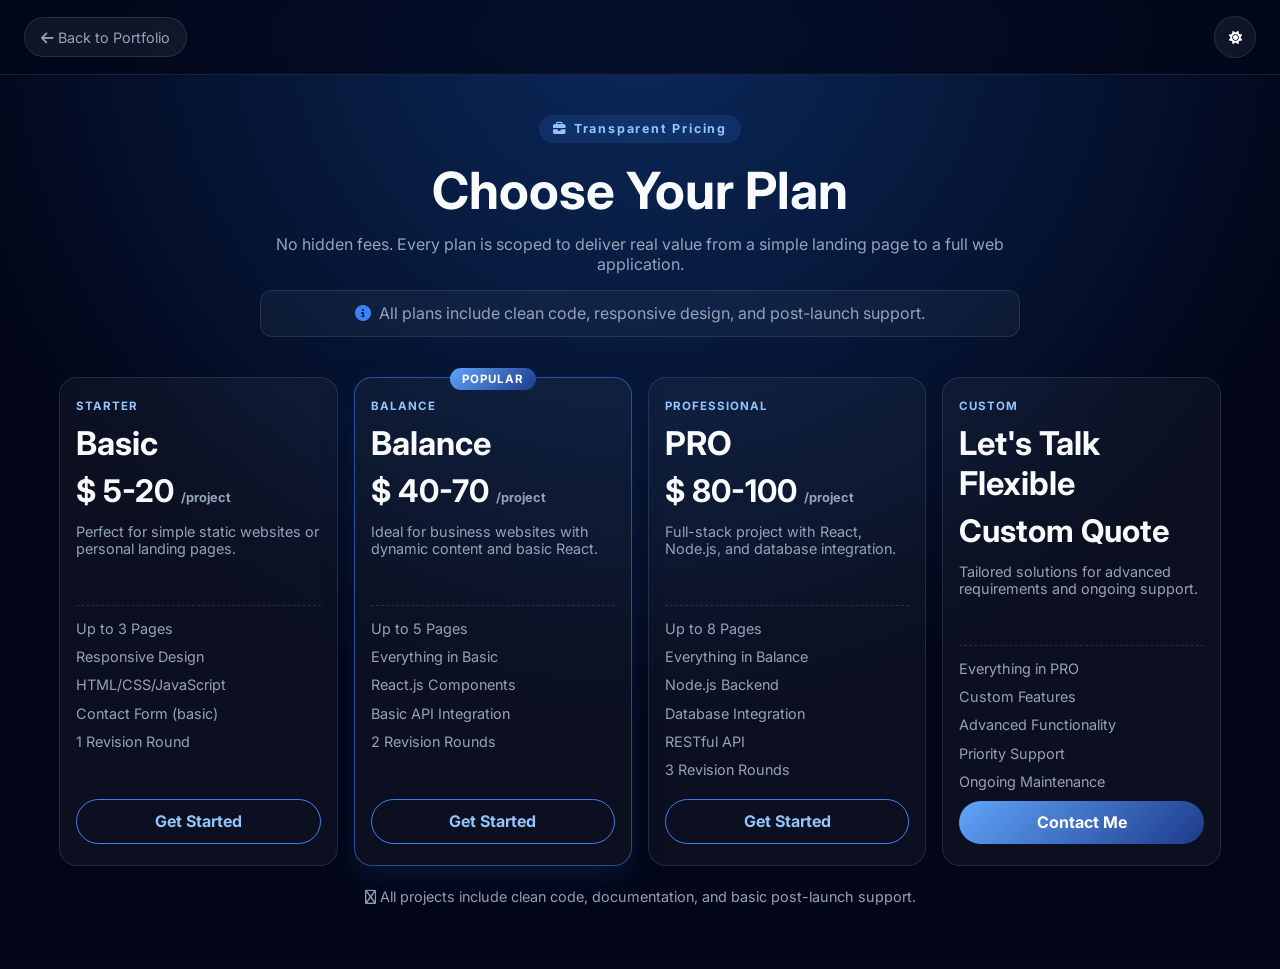
<file: pricing.html>
<!DOCTYPE html>
<html lang="en" dir="ltr">

<head>
    <meta charset="UTF-8">
    <meta name="viewport" content="width=device-width, initial-scale=1.0">
    <title>Raneem Mohsen | Pricing Plans</title>
    <link rel="preconnect" href="https://fonts.googleapis.com">
    <link rel="preconnect" href="https://fonts.gstatic.com" crossorigin>
    <link href="https://fonts.googleapis.com/css2?family=Inter:wght@300;400;500;600;700;800&display=swap" rel="stylesheet">
    <link rel="stylesheet" href="https://cdnjs.cloudflare.com/ajax/libs/font-awesome/6.4.0/css/all.min.css">
    <link rel="stylesheet" href="pricing.css?v=2">
</head>

<body>
    <header class="pricing-topbar">
        <a href="index.html#services" class="back-link"><i class="fas fa-arrow-left"></i> Back to Portfolio</a>
        <button class="theme-toggle" id="themeBtn" aria-label="Toggle theme"><i class="fas fa-sun"></i></button>
    </header>

    <main class="pricing-page">
        <section class="pricing-hero">
            <span class="pricing-badge"><i class="fas fa-briefcase"></i> Transparent Pricing</span>
            <h1>Choose Your Plan</h1>
            <p>No hidden fees. Every plan is scoped to deliver real value from a simple landing page to a full web application.</p>
            <div class="pricing-note">
                <i class="fas fa-info-circle"></i>
                <span>All plans include clean code, responsive design, and post-launch support.</span>
            </div>
        </section>

        <section class="pricing-grid">
            <article class="price-card">
                <span class="plan-type">Starter</span>
                <h2>Basic</h2>
                <p class="price">$ 5-20 <small>/project</small></p>
                <p class="plan-desc">Perfect for simple static websites or personal landing pages.</p>
                <ul>
                    <li>Up to 3 Pages</li>
                    <li>Responsive Design</li>
                    <li>HTML/CSS/JavaScript</li>
                    <li>Contact Form (basic)</li>
                    <li>1 Revision Round</li>
                </ul>
                <a href="index.html#contact" class="btn-outline">Get Started</a>
            </article>

            <article class="price-card featured">
                <span class="featured-tag">Popular</span>
                <span class="plan-type">Balance</span>
                <h2>Balance</h2>
                <p class="price">$ 40-70 <small>/project</small></p>
                <p class="plan-desc">Ideal for business websites with dynamic content and basic React.</p>
                <ul>
                    <li>Up to 5 Pages</li>
                    <li>Everything in Basic</li>
                    <li>React.js Components</li>
                    <li>Basic API Integration</li>
                    <li>2 Revision Rounds</li>
                </ul>
                <a href="index.html#contact" class="btn-outline">Get Started</a>
            </article>

            <article class="price-card">
                <span class="plan-type">Professional</span>
                <h2>PRO</h2>
                <p class="price">$ 80-100 <small>/project</small></p>
                <p class="plan-desc">Full-stack project with React, Node.js, and database integration.</p>
                <ul>
                    <li>Up to 8 Pages</li>
                    <li>Everything in Balance</li>
                    <li>Node.js Backend</li>
                    <li>Database Integration</li>
                    <li>RESTful API</li>
                    <li>3 Revision Rounds</li>
                </ul>
                <a href="index.html#contact" class="btn-outline">Get Started</a>
            </article>

            <article class="price-card">
                <span class="plan-type">Custom</span>
                <h2>Let's Talk Flexible</h2>
                <p class="price">Custom Quote</p>
                <p class="plan-desc">Tailored solutions for advanced requirements and ongoing support.</p>
                <ul>
                    <li>Everything in PRO</li>
                    <li>Custom Features</li>
                    <li>Advanced Functionality</li>
                    <li>Priority Support</li>
                    <li>Ongoing Maintenance</li>
                </ul>
                <a href="index.html#contact" class="btn-primary">Contact Me</a>
            </article>
        </section>

        <p class="pricing-footer-note"><i class="far fa-shield-alt"></i> All projects include clean code, documentation, and basic post-launch support.</p>
    </main>

    <script>
        const themeBtn = document.getElementById('themeBtn');
        themeBtn.addEventListener('click', () => {
            document.body.classList.toggle('light-mode');
            const icon = themeBtn.querySelector('i');
            if (document.body.classList.contains('light-mode')) {
                icon.classList.remove('fa-sun');
                icon.classList.add('fa-moon');
            } else {
                icon.classList.remove('fa-moon');
                icon.classList.add('fa-sun');
            }
        });
    </script>
</body>

</html>
</file>
<file: pricing.css>
:root {
    --bg-main: #020617;
    --bg-secondary: #0f172a;
    --card-bg: rgba(255, 255, 255, 0.04);
    --card-border: rgba(255, 255, 255, 0.1);
    --text-primary: #f8fafc;
    --text-secondary: #94a3b8;
    --accent-primary: #3b82f6;
    --accent-gradient: linear-gradient(135deg, #60a5fa, #1e3a8a);
    --accent-soft: #93c5fd;
}

* {
    box-sizing: border-box;
    margin: 0;
    padding: 0;
}

body {
    font-family: 'Inter', sans-serif;
    background: radial-gradient(circle at top center, #0b2a5d 0%, #020617 62%);
    color: var(--text-primary);
    min-height: 100vh;
}

.pricing-topbar {
    position: sticky;
    top: 0;
    z-index: 10;
    display: flex;
    justify-content: space-between;
    align-items: center;
    padding: 1rem 1.5rem;
    backdrop-filter: blur(10px);
    background: rgba(2, 6, 23, 0.7);
    border-bottom: 1px solid var(--card-border);
}

.back-link {
    text-decoration: none;
    color: var(--text-secondary);
    background: rgba(255, 255, 255, 0.06);
    border: 1px solid var(--card-border);
    padding: 0.65rem 1rem;
    border-radius: 999px;
    font-size: 0.9rem;
}

.back-link:hover {
    color: #fff;
}

.theme-toggle {
    background: rgba(255, 255, 255, 0.06);
    border: 1px solid var(--card-border);
    color: #fff;
    width: 42px;
    height: 42px;
    border-radius: 50%;
    cursor: pointer;
}

.pricing-page {
    max-width: 1200px;
    margin: 0 auto;
    padding: 2.5rem 1.2rem 4rem;
}

.pricing-hero {
    text-align: center;
    margin-bottom: 2.5rem;
}

.pricing-badge {
    display: inline-flex;
    align-items: center;
    gap: 0.45rem;
    padding: 0.4rem 0.9rem;
    border-radius: 999px;
    background: rgba(59, 130, 246, 0.15);
    color: var(--accent-soft);
    font-size: 0.78rem;
    letter-spacing: 1.8px;
    font-weight: 700;
}

.pricing-hero h1 {
    font-size: clamp(2rem, 5vw, 3.2rem);
    margin-top: 1rem;
}

.pricing-hero p {
    margin: 0.8rem auto 1rem;
    color: var(--text-secondary);
    max-width: 760px;
}

.pricing-note {
    margin: 0 auto;
    max-width: 760px;
    border: 1px solid var(--card-border);
    border-radius: 12px;
    background: var(--card-bg);
    padding: 0.8rem 1rem;
    color: var(--text-secondary);
    display: flex;
    align-items: center;
    justify-content: center;
    gap: 0.55rem;
}

.pricing-note i {
    color: var(--accent-primary);
}

.pricing-grid {
    display: grid;
    grid-template-columns: repeat(4, 1fr);
    gap: 1rem;
}

.price-card {
    border: 1px solid var(--card-border);
    background: var(--card-bg);
    border-radius: 18px;
    padding: 1.3rem 1rem;
    position: relative;
    display: flex;
    flex-direction: column;
}

.price-card:hover {
    transform: translateY(-4px);
    transition: 0.25s ease;
    border-color: rgba(59, 130, 246, 0.42);
}

.plan-type {
    text-transform: uppercase;
    letter-spacing: 1px;
    color: var(--accent-soft);
    font-size: 0.72rem;
    font-weight: 700;
}

.price-card h2 {
    font-size: 2rem;
    font-size: 2.05rem;
    margin: 0.6rem 0;
}

.price {
    font-size: 1.95rem;
    font-weight: 700;
}

.price small {
    font-size: 0.8rem;
    color: var(--text-secondary);
}

.plan-desc {
    color: var(--text-secondary);
    font-size: 0.9rem;
    margin: 0.8rem 0 1rem;
    min-height: 56px;
}

.price-card ul {
    list-style: none;
    border-top: 1px dashed rgba(148, 163, 184, 0.2);
    margin-top: 0.6rem;
    padding-top: 0.9rem;
}

.price-card li {
    color: var(--text-secondary);
    font-size: 0.9rem;
    margin-bottom: 0.7rem;
}

.featured {
    border-color: rgba(59, 130, 246, 0.55);
    box-shadow: 0 12px 28px rgba(17, 43, 96, 0.4);
}

.featured-tag {
    position: absolute;
    top: -10px;
    left: 50%;
    transform: translateX(-50%);
    background: var(--accent-gradient);
    color: #fff;
    padding: 0.25rem 0.75rem;
    border-radius: 999px;
    font-size: 0.72rem;
    letter-spacing: 1px;
    text-transform: uppercase;
    font-weight: 700;
}

.btn-outline,
.btn-primary {
    margin-top: auto;
    text-decoration: none;
    border-radius: 999px;
    padding: 0.72rem 1rem;
    text-align: center;
    font-weight: 700;
    display: inline-block;
}

.btn-outline {
    border: 1px solid var(--accent-primary);
    color: var(--accent-soft);
}

.btn-outline:hover {
    background: rgba(59, 130, 246, 0.14);
}

.btn-primary {
    background: var(--accent-gradient);
    color: white;
}

.pricing-footer-note {
    margin-top: 1.4rem;
    text-align: center;
    color: var(--text-secondary);
    font-size: 0.9rem;
}

body.light-mode {
    --bg-main: #f7fafc;
    --bg-secondary: #ffffff;
    --card-bg: #ffffff;
    --card-border: rgba(15, 23, 42, 0.1);
    --text-primary: #1e293b;
    --text-secondary: #64748b;
    --accent-primary: #1d4ed8;
}

body.light-mode {
    background: radial-gradient(circle at top center, #ebf2ff 0%, #f8fafc 55%);
}

body.light-mode .pricing-topbar {
    background: rgba(248, 250, 252, 0.9);
}

@media (max-width: 1080px) {
    .pricing-grid {
        grid-template-columns: repeat(2, 1fr);
    }
}

@media (max-width: 640px) {
    .pricing-grid {
        grid-template-columns: 1fr;
    }

    .pricing-topbar {
        padding: 0.8rem;
    }

    .back-link {
        font-size: 0.8rem;
        padding: 0.55rem 0.8rem;
    }
}
</file>
